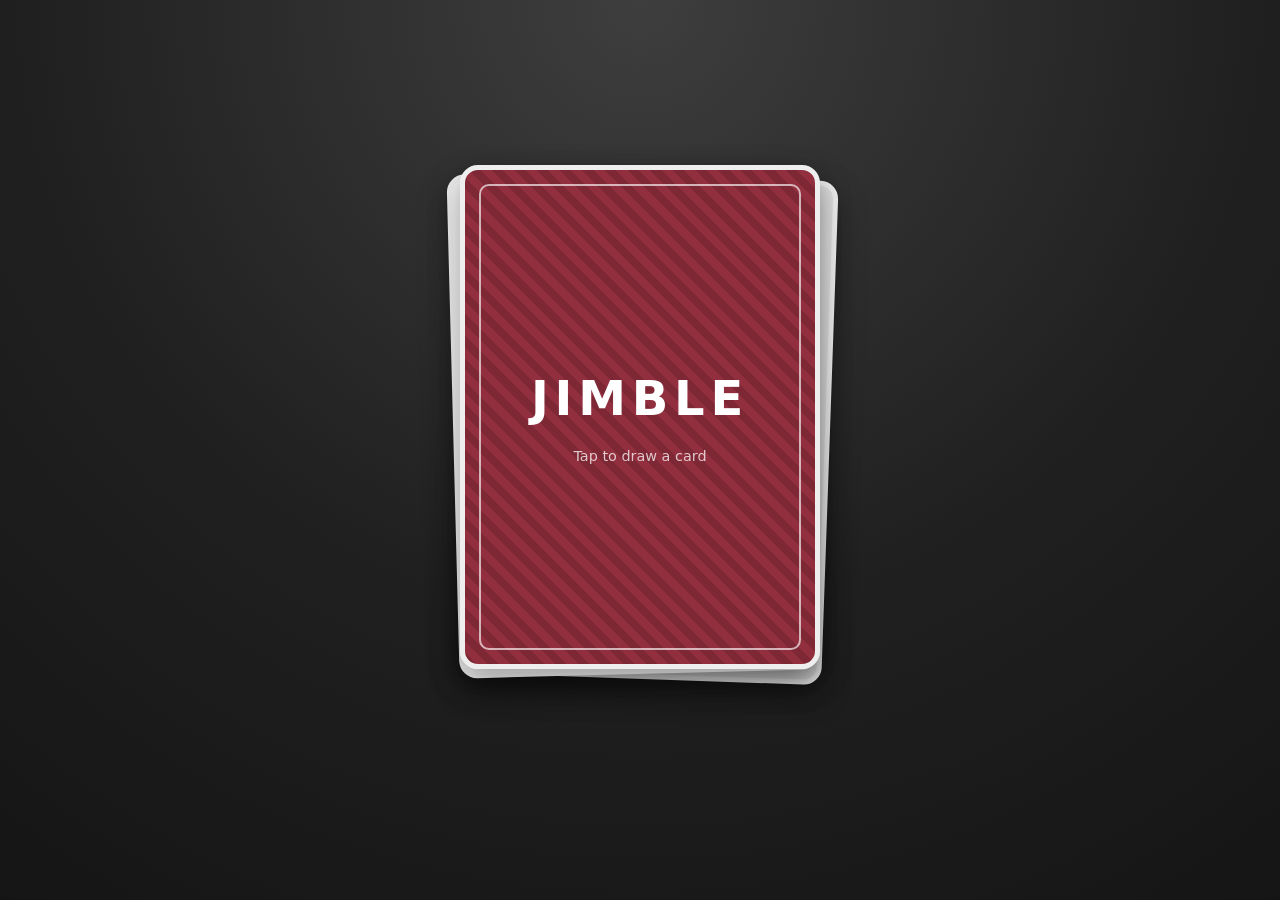
<file: index.html>
<!DOCTYPE html>
<html lang="en">
<head>
  <meta charset="UTF-8">

  <meta
    name="viewport"
    content="width=device-width, initial-scale=1, viewport-fit=cover"
  >

  <meta name="theme-color" content="#202020">

  <title>Jimble</title>

  <link rel="manifest" href="./manifest.webmanifest">
  <link rel="apple-touch-icon" href="./icons/icon-192.png">
  <link rel="stylesheet" href="./styles.css">
</head>

<body>
  <main class="app">

    <div
      id="card"
      class="card deck"
      role="button"
      tabindex="0"
      aria-label="Draw a random card"
    >

      <div id="deckView" class="deck-view">
        <div class="deck-card deck-card-3"></div>
        <div class="deck-card deck-card-2"></div>

        <div class="deck-card deck-card-1">
          <div class="deck-pattern">
            <span class="app-name">JIMBLE</span>
            <span class="tap-message">Tap to draw a card</span>
          </div>
        </div>
      </div>

      <div id="cardView" class="card-view hidden">

        <div class="card-content">
          <p id="cardText"></p>
        </div>

        <div id="cardCounter" class="card-counter"></div>

      </div>

    </div>

    <p id="status" class="status" aria-live="polite"></p>

  </main>

  <script src="./app.js"></script>
</body>
</html>
</file>
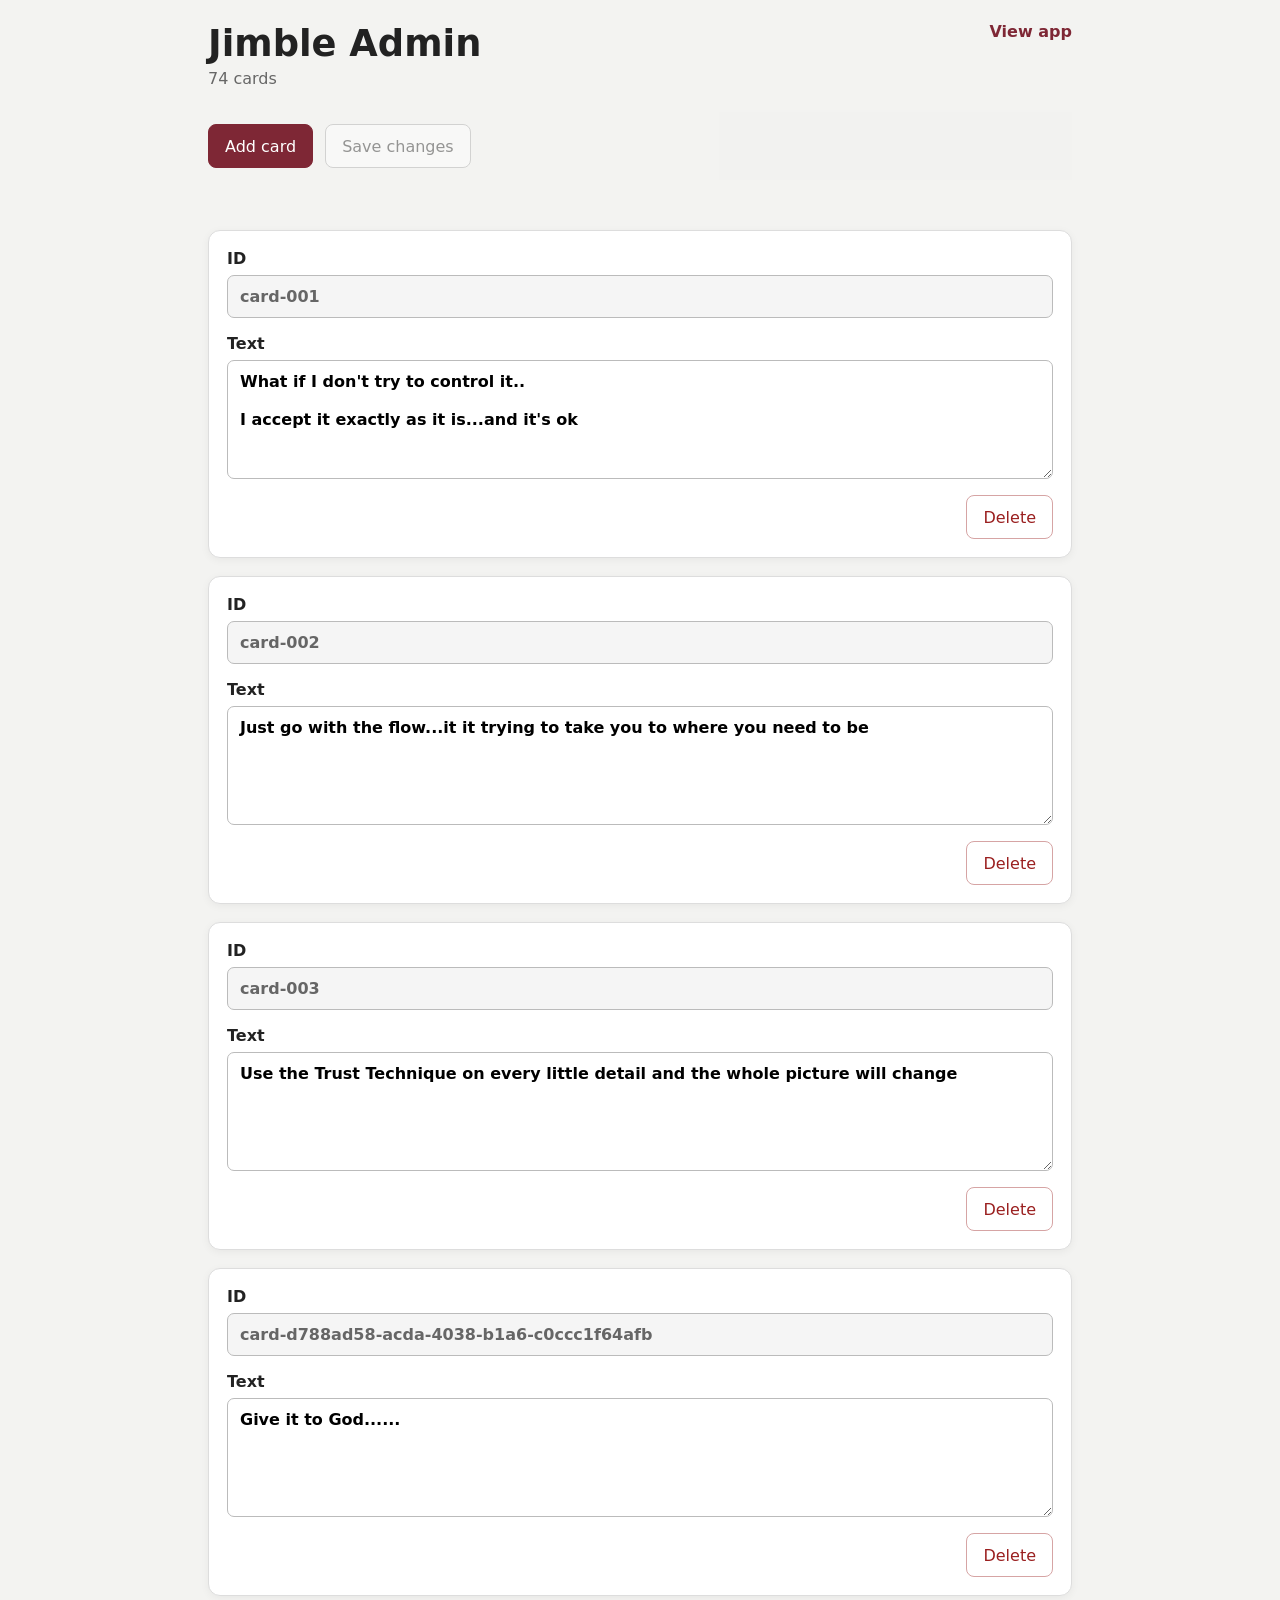
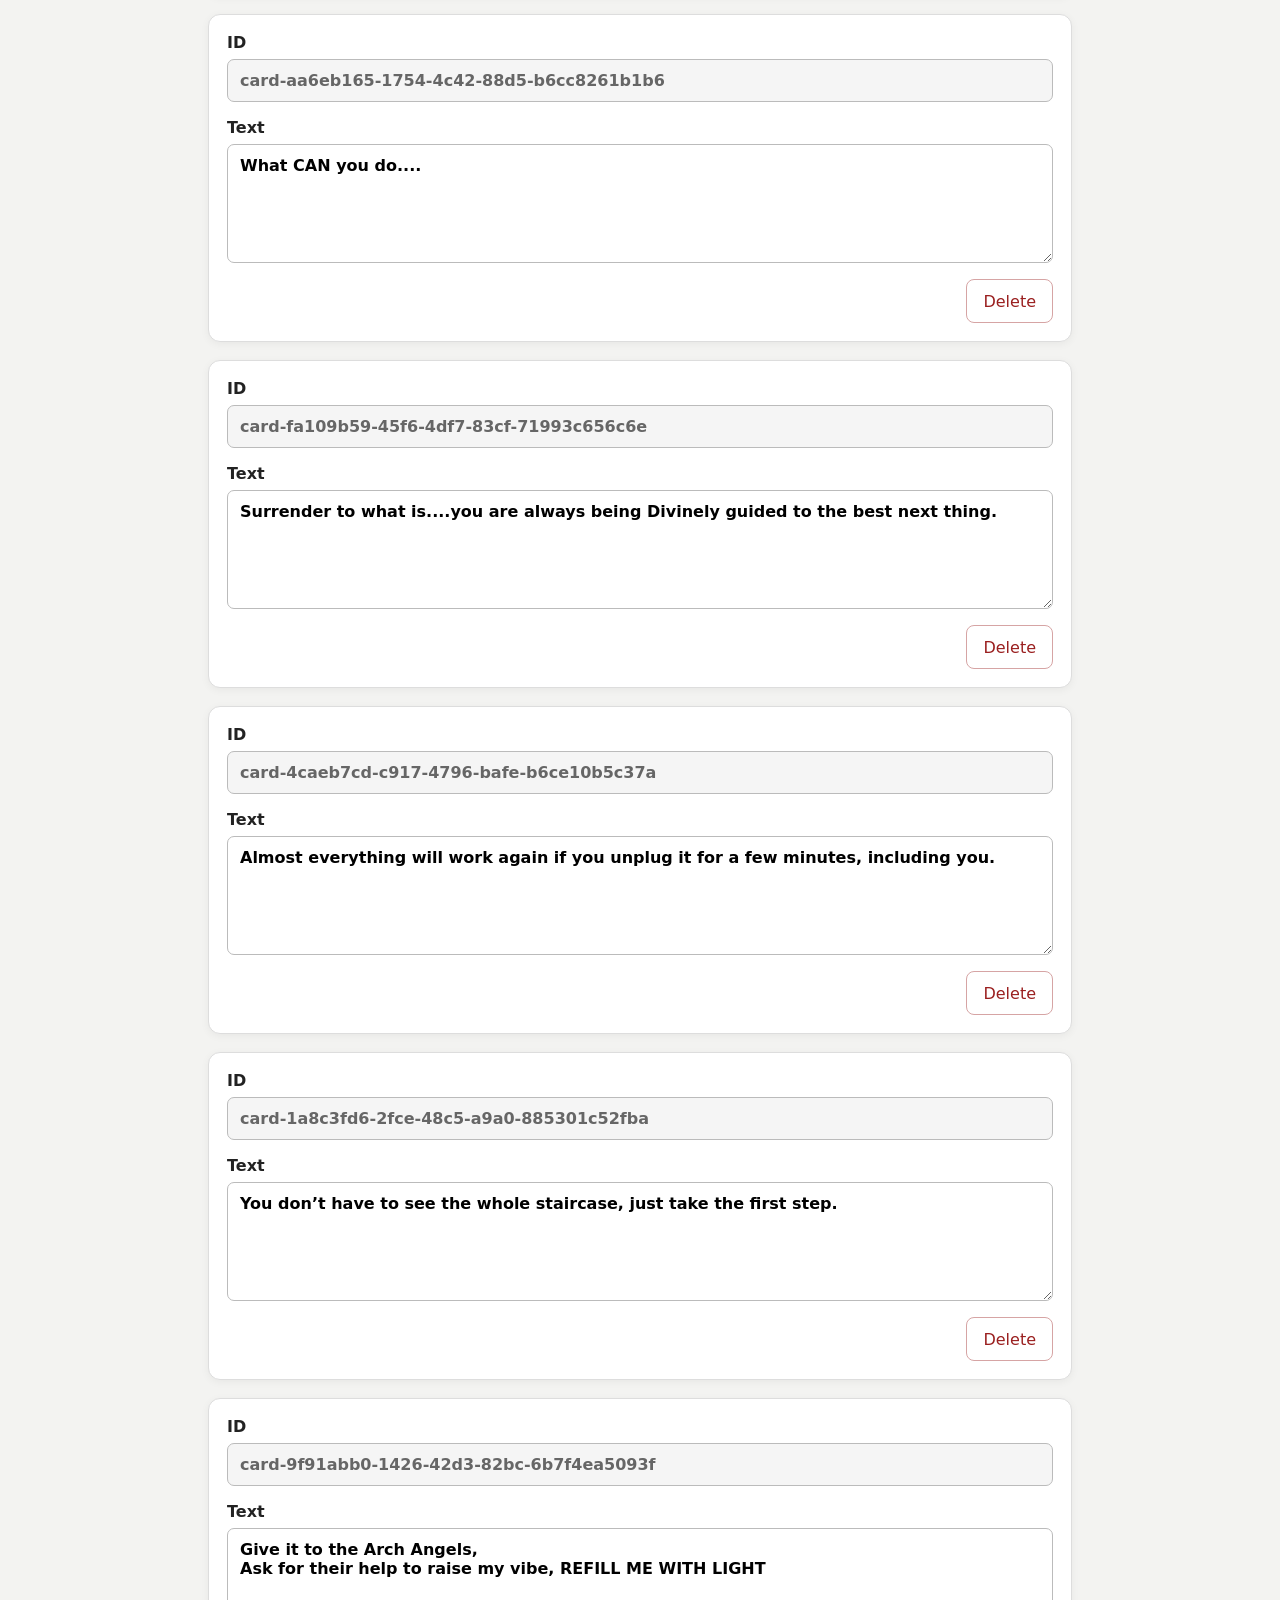
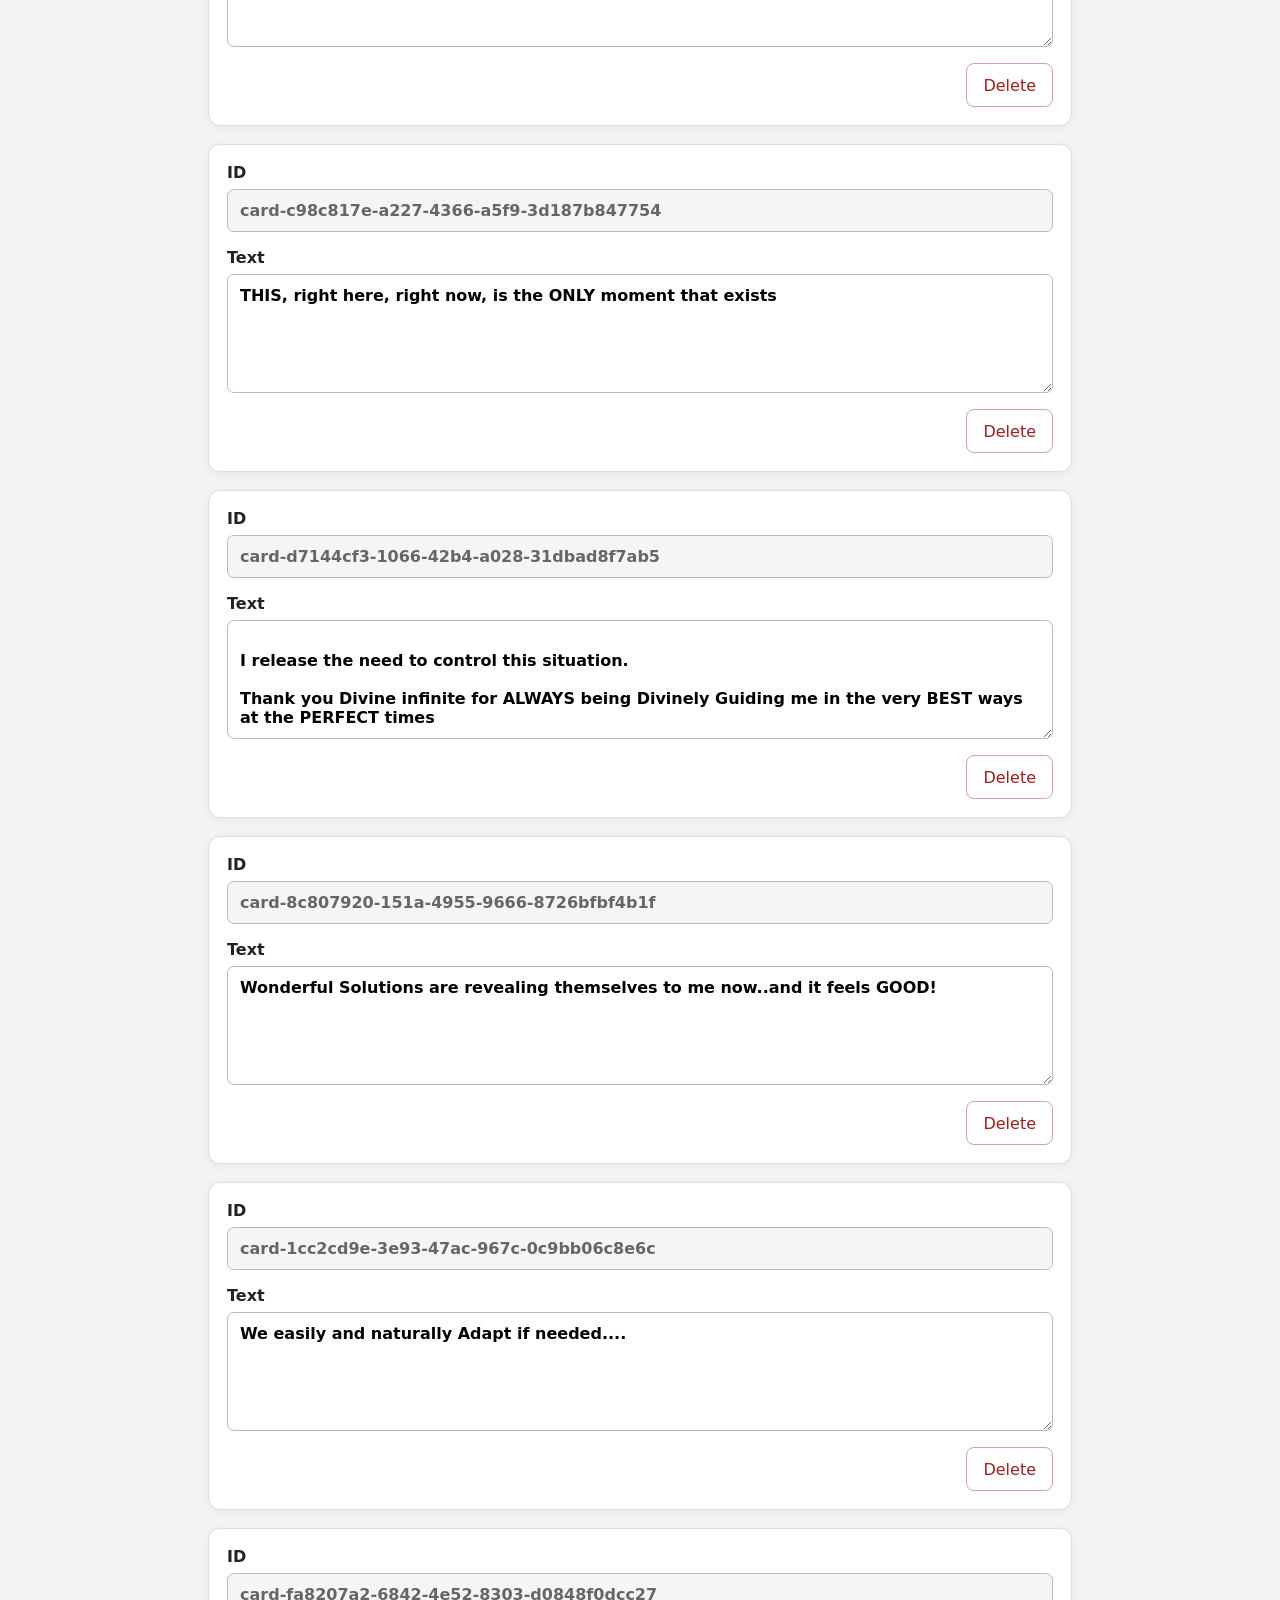
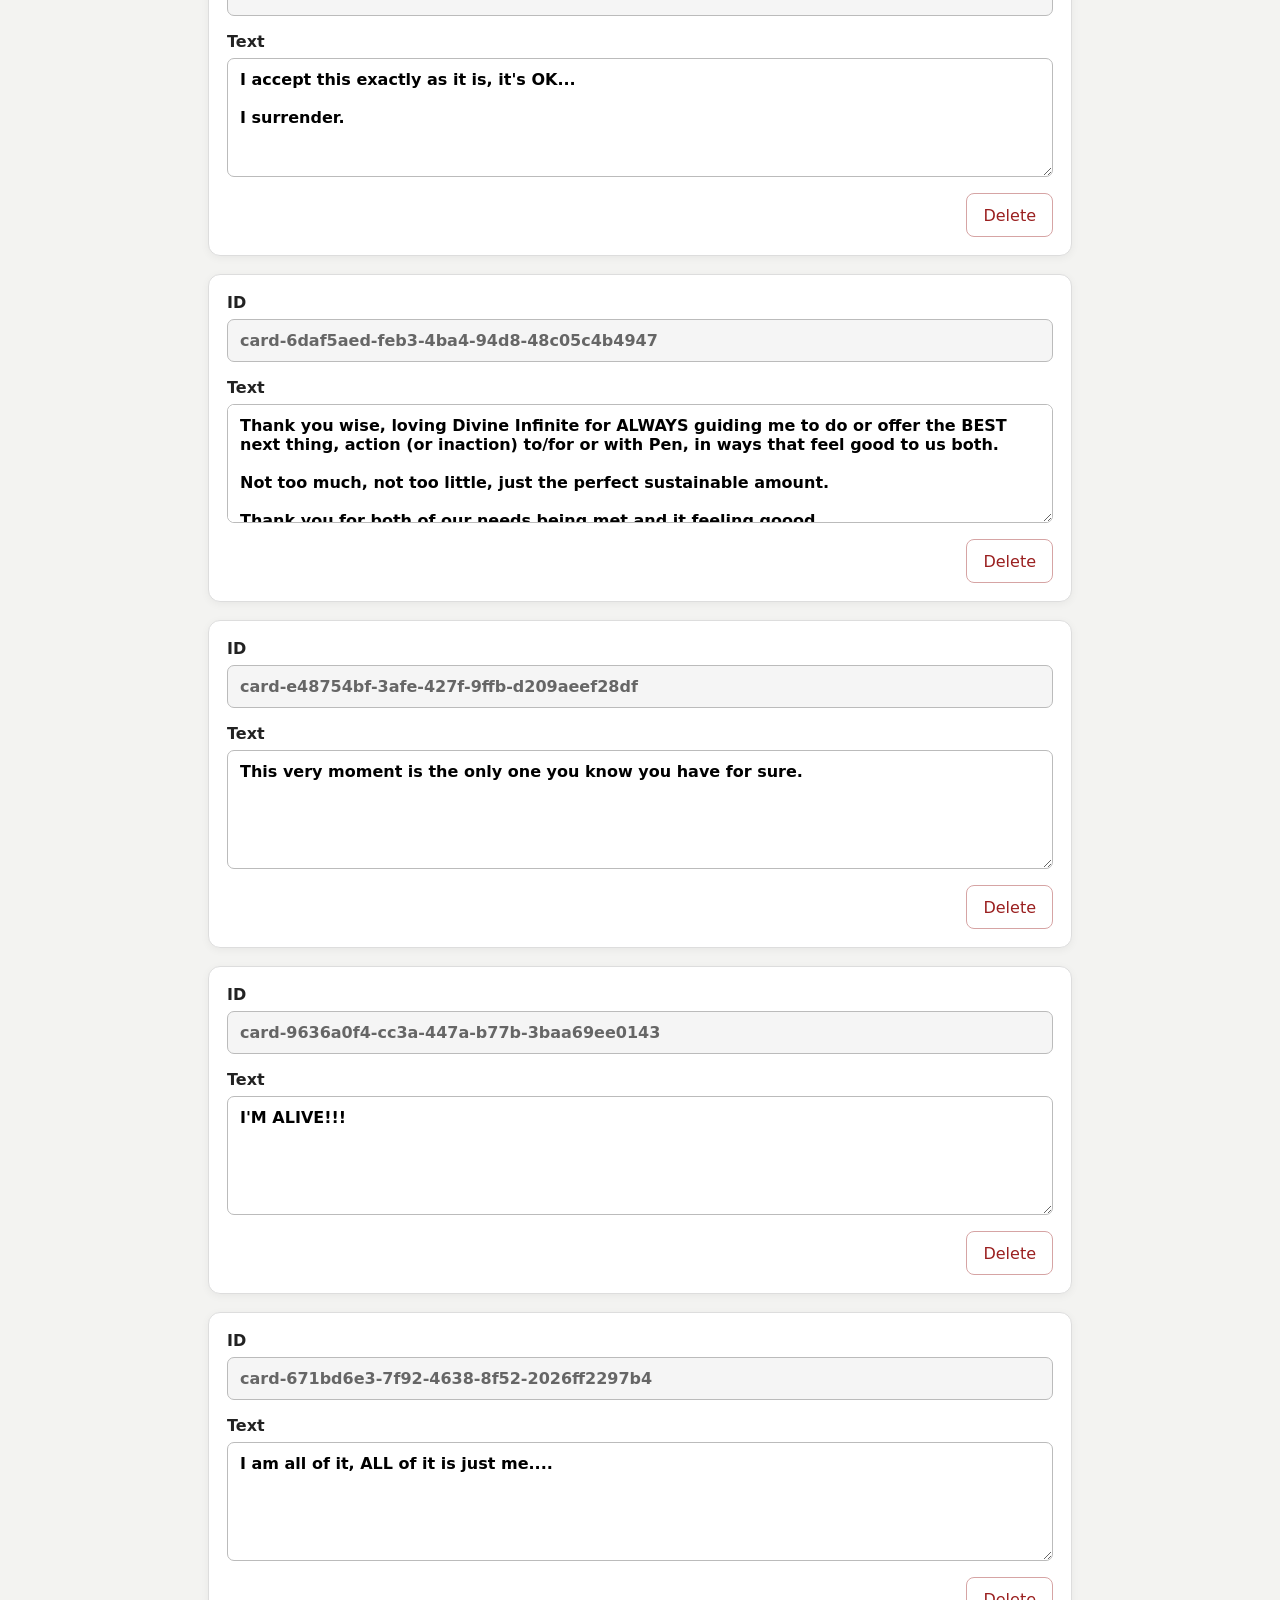
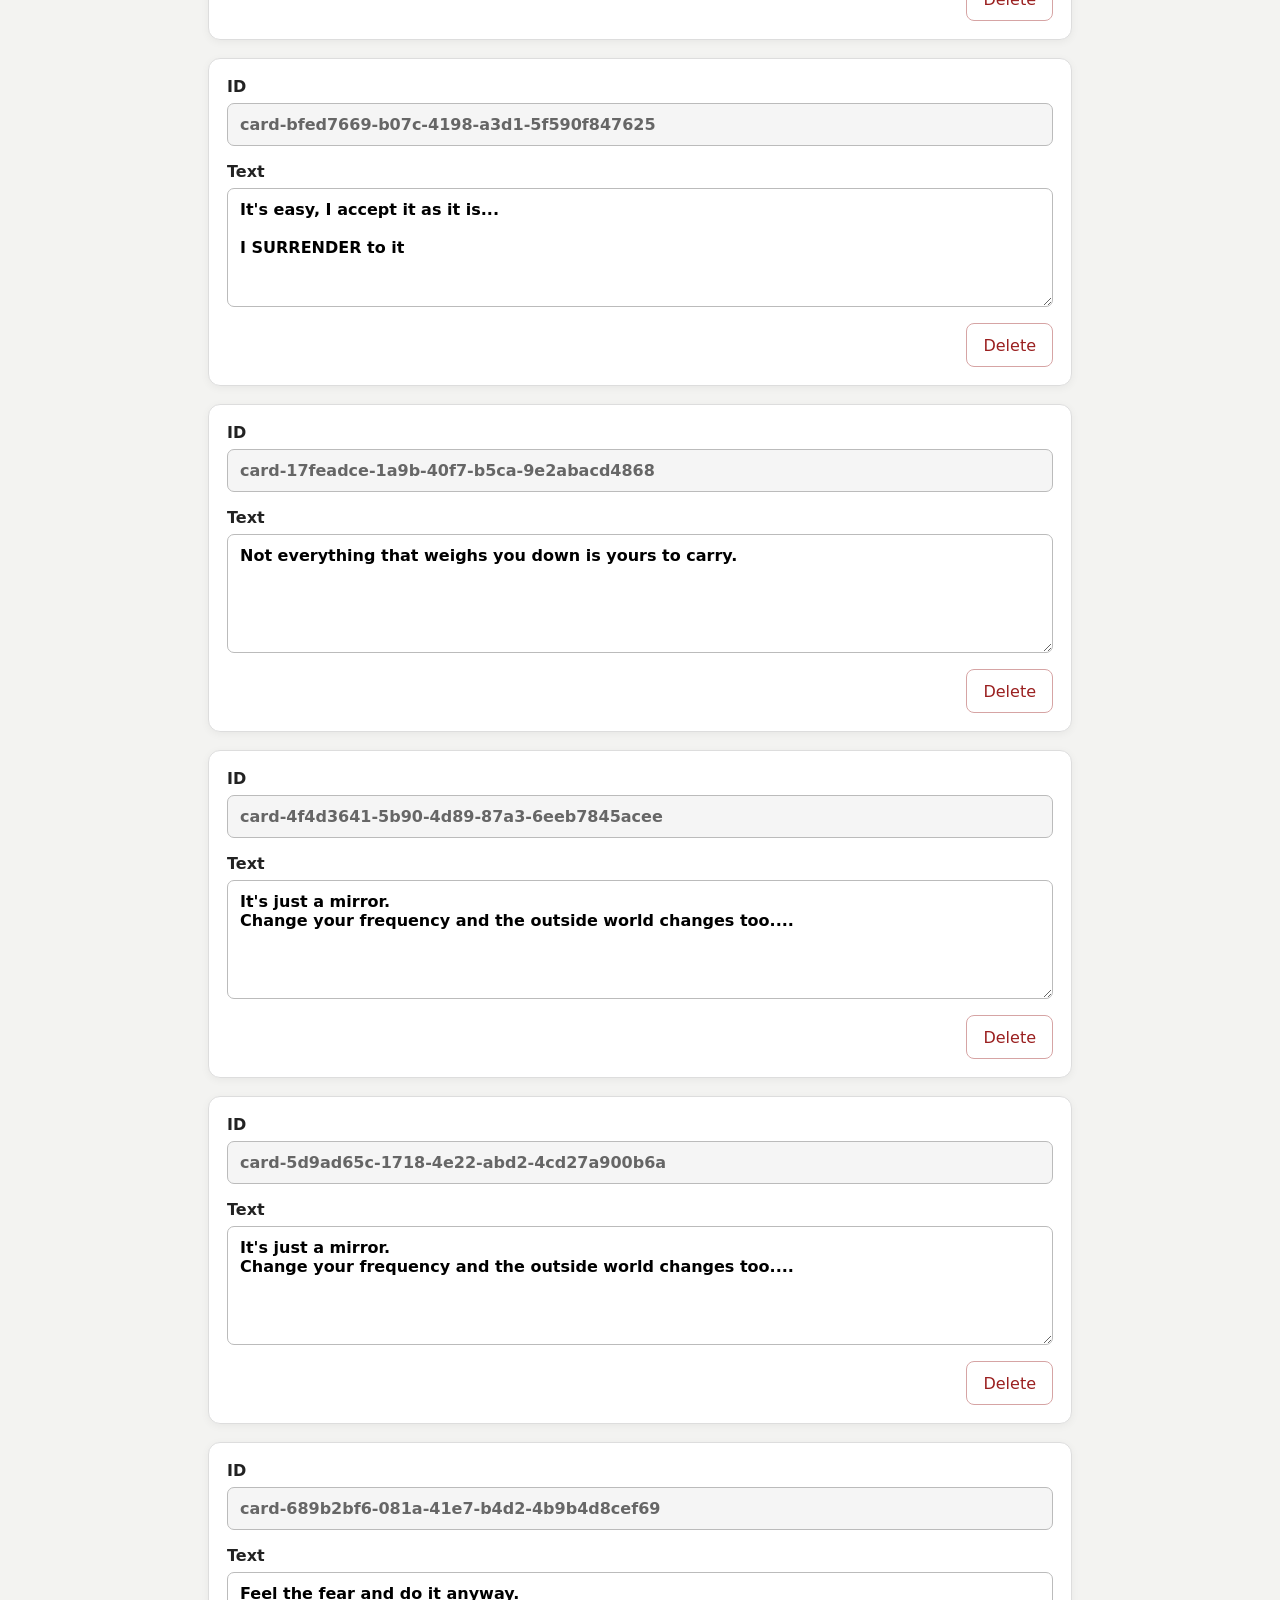
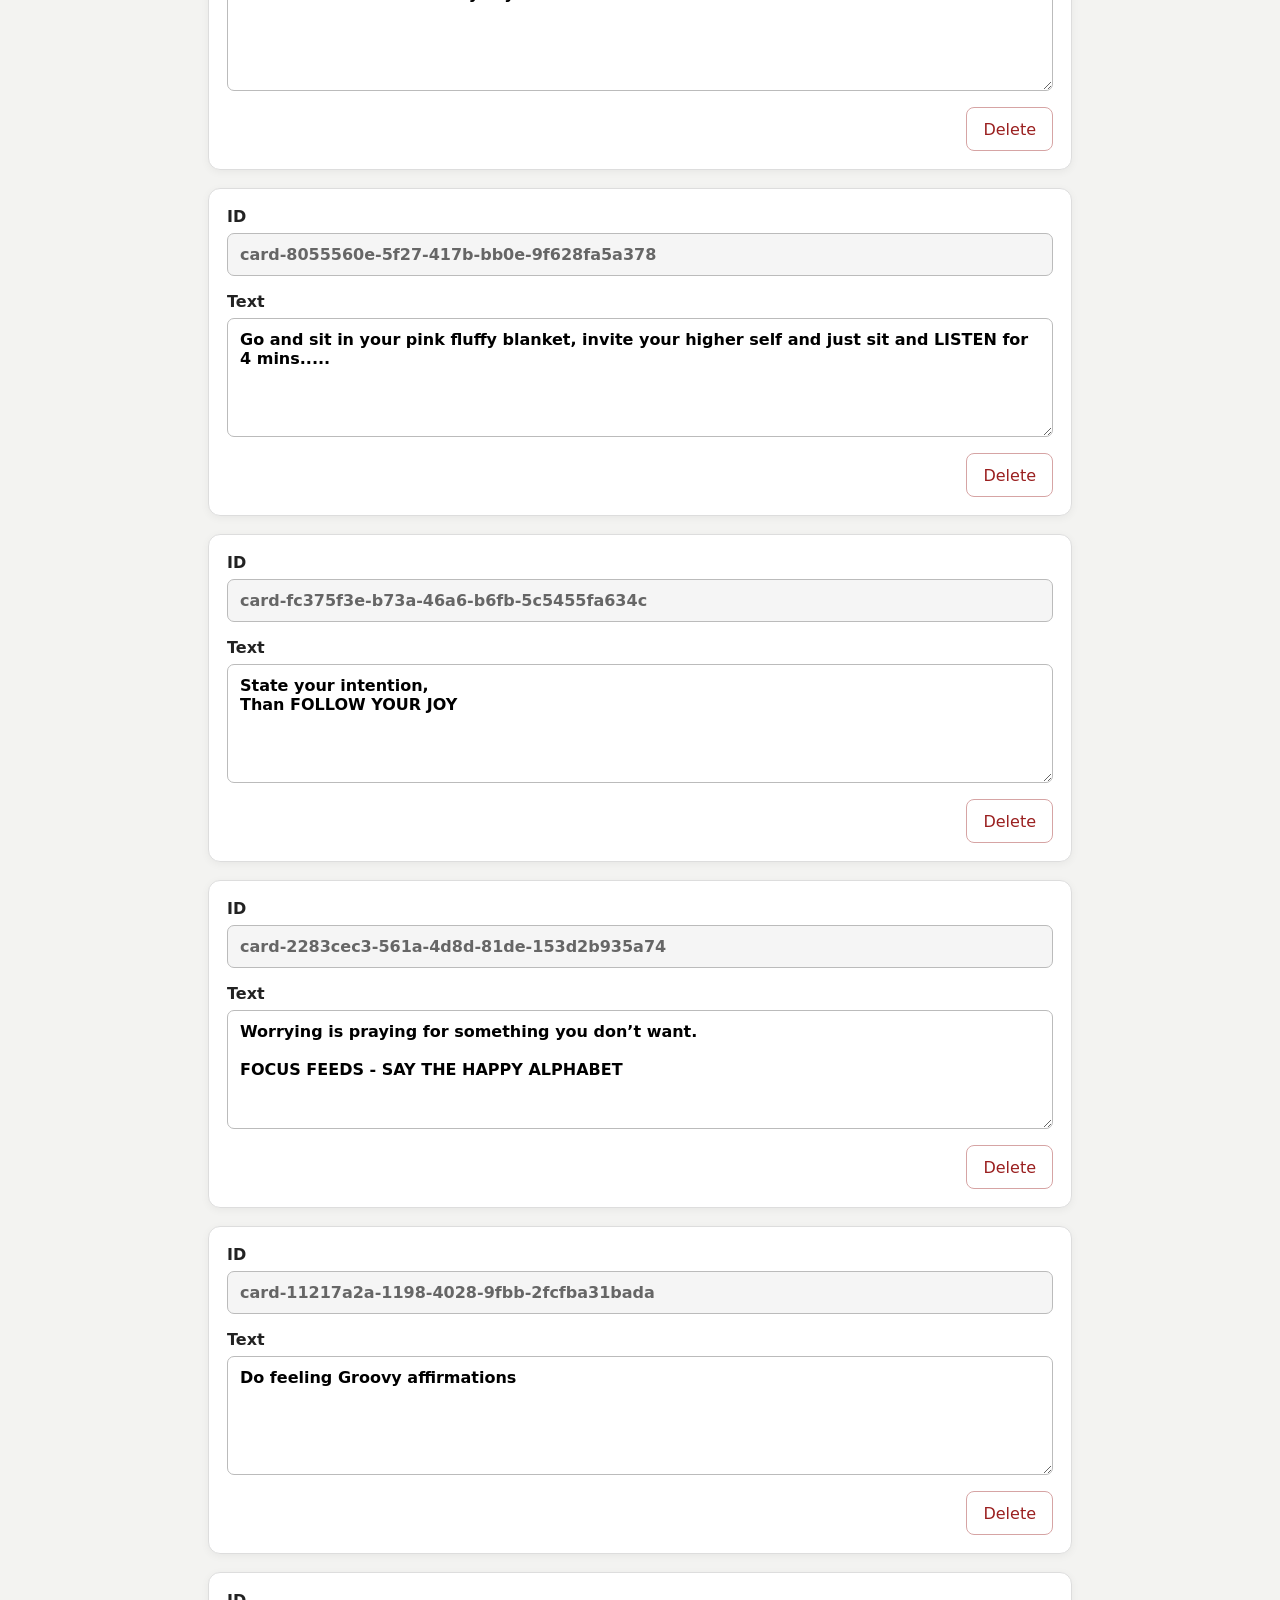
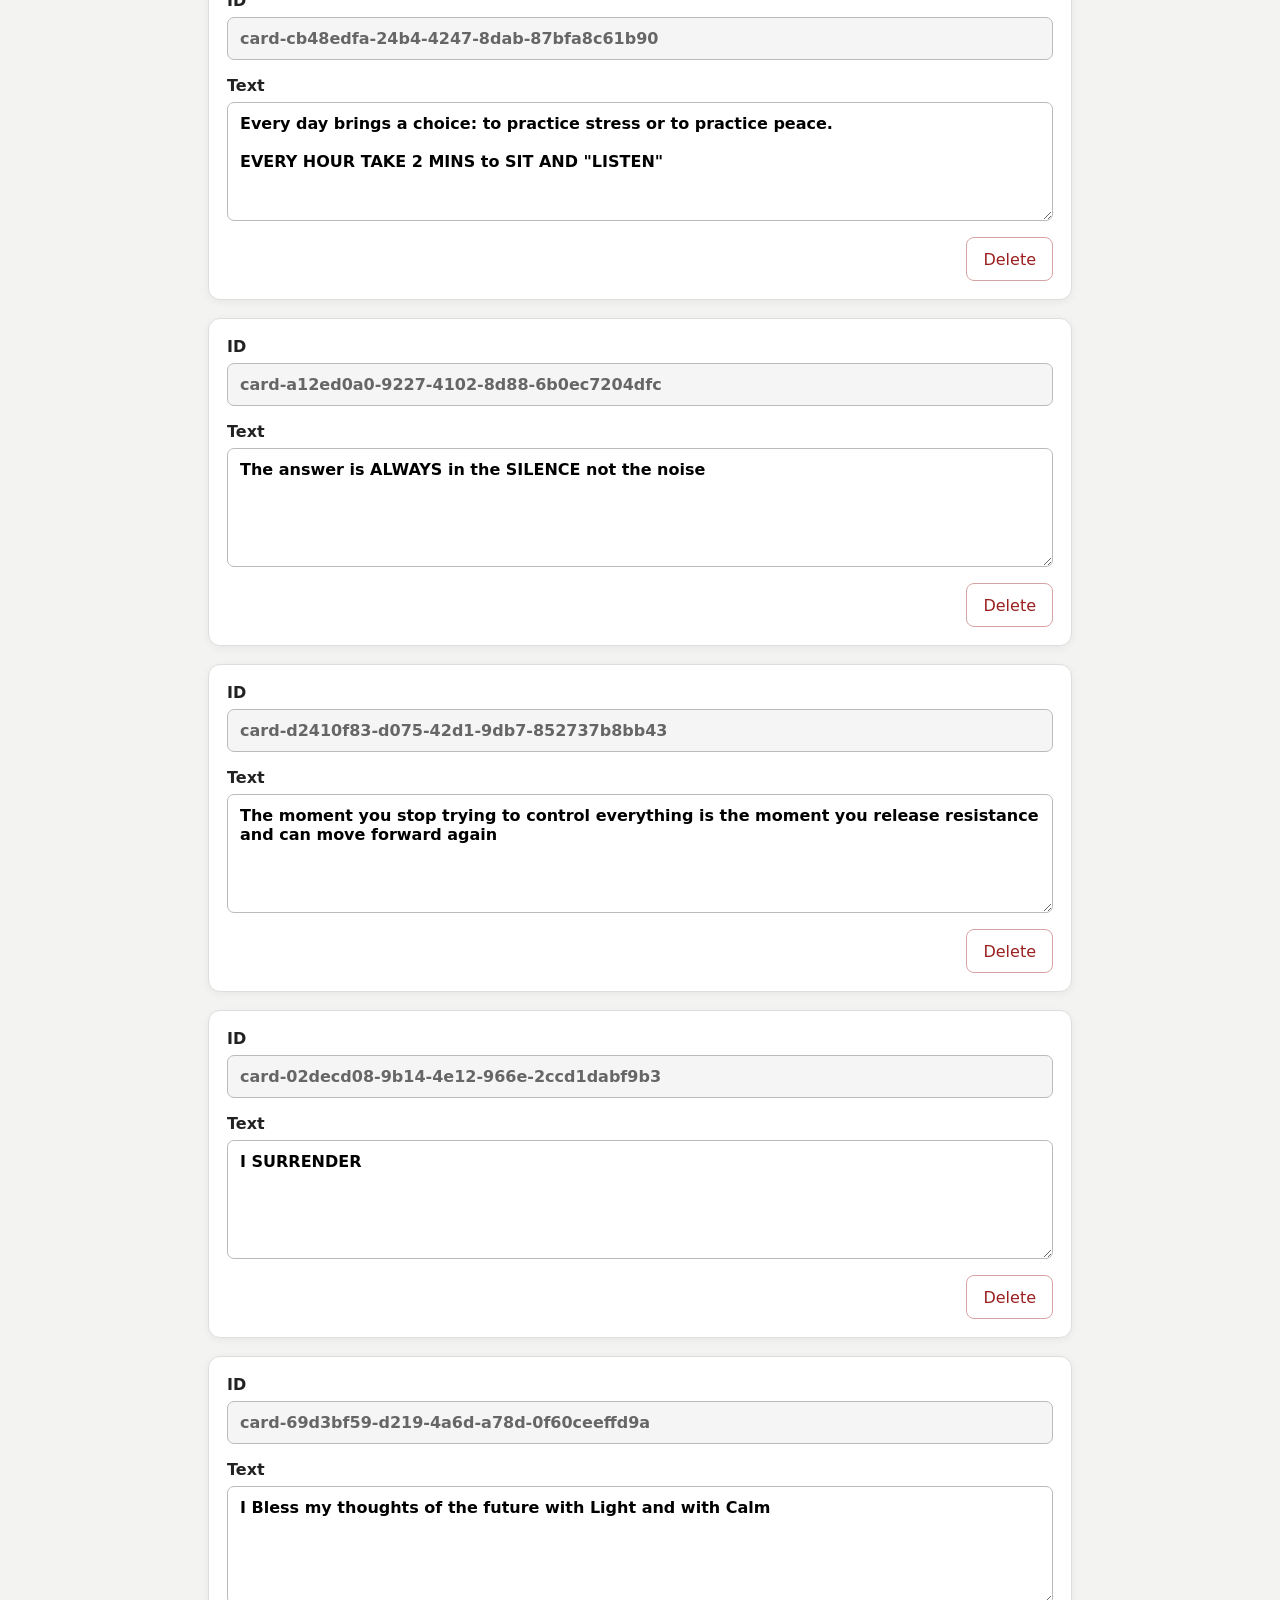
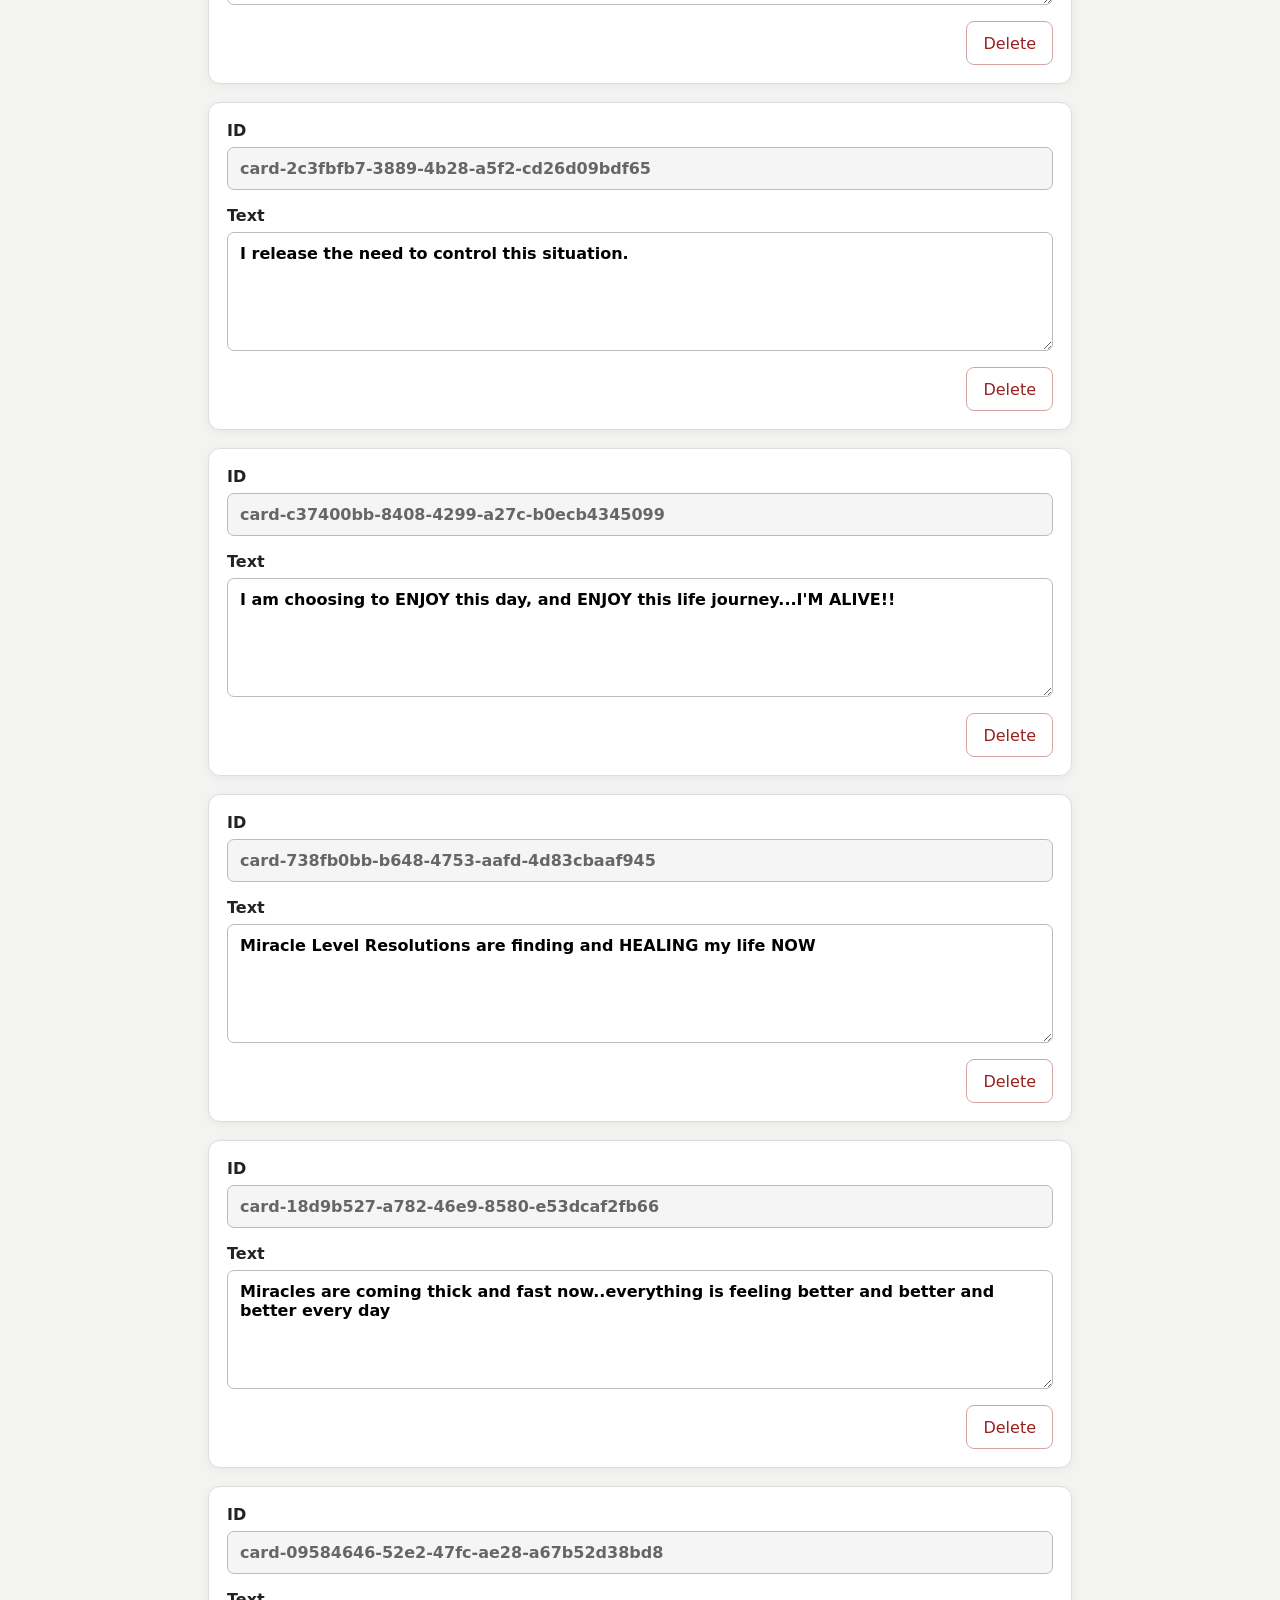
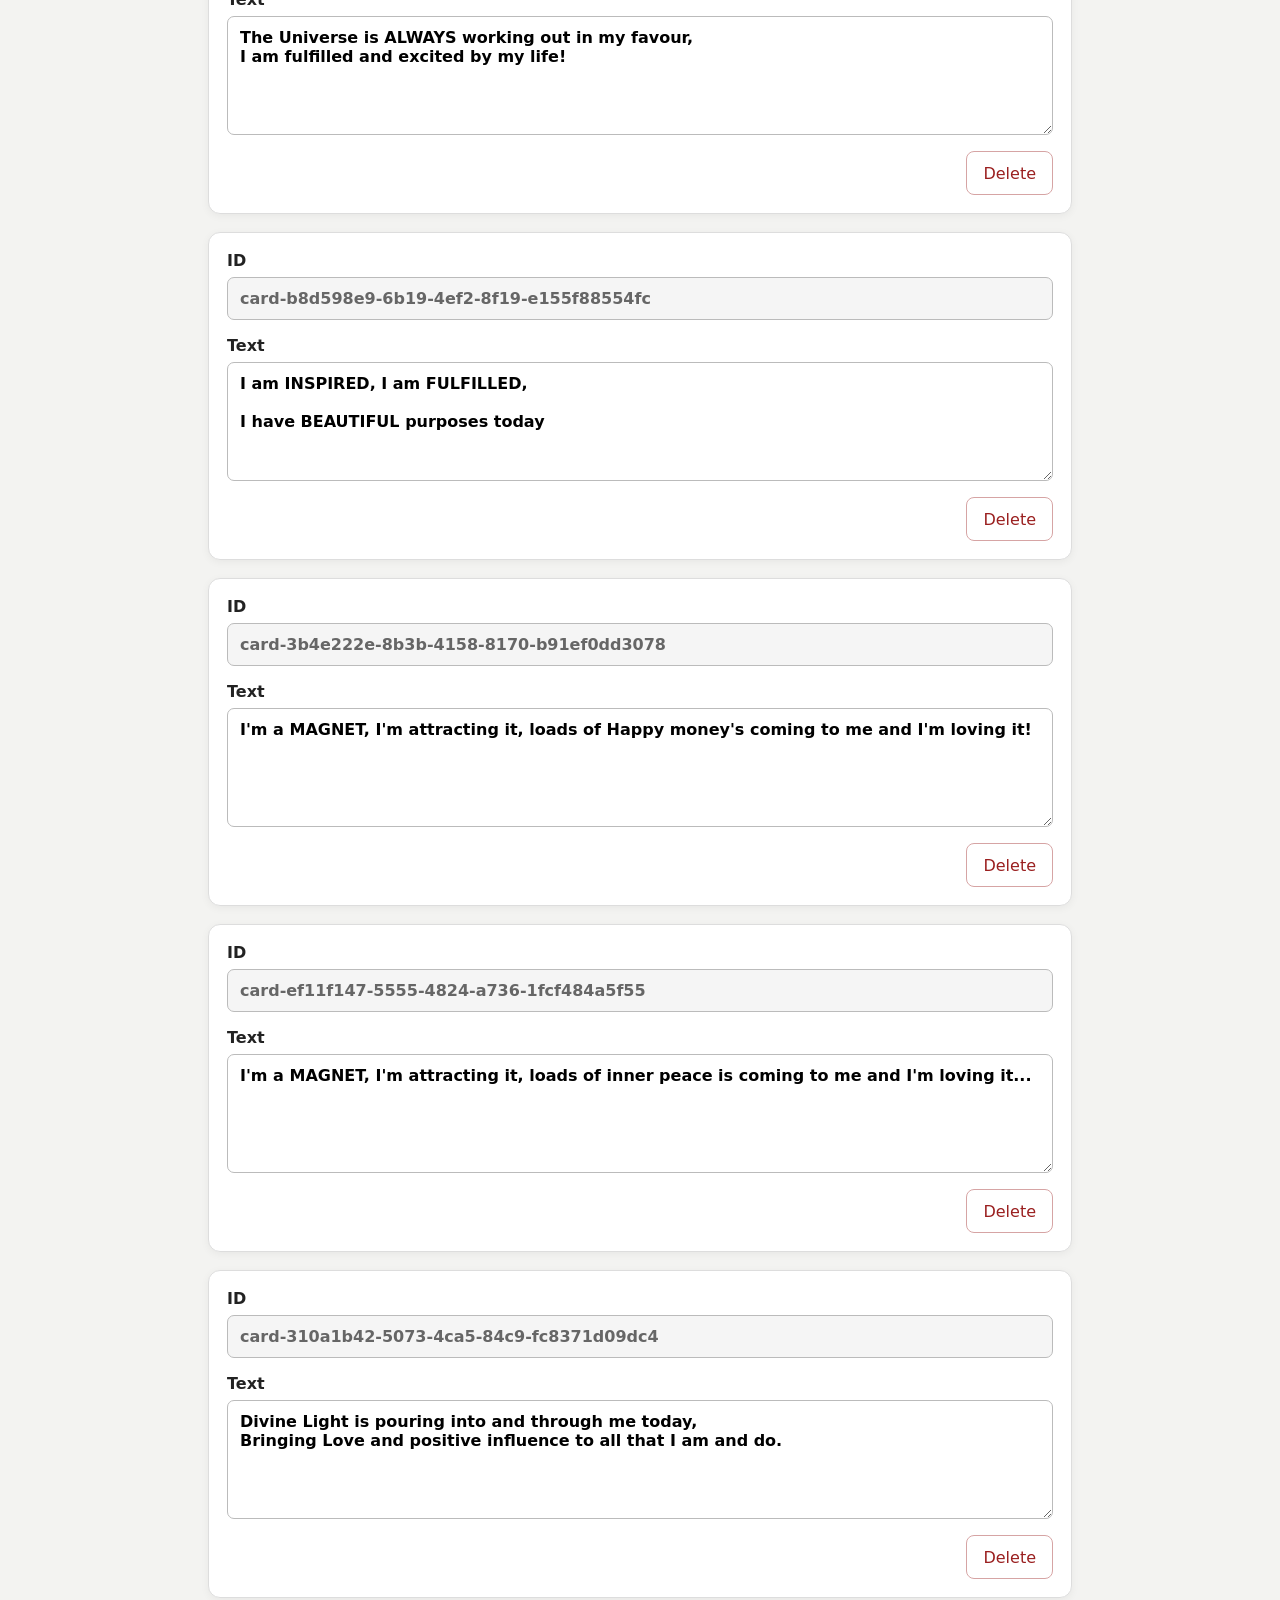
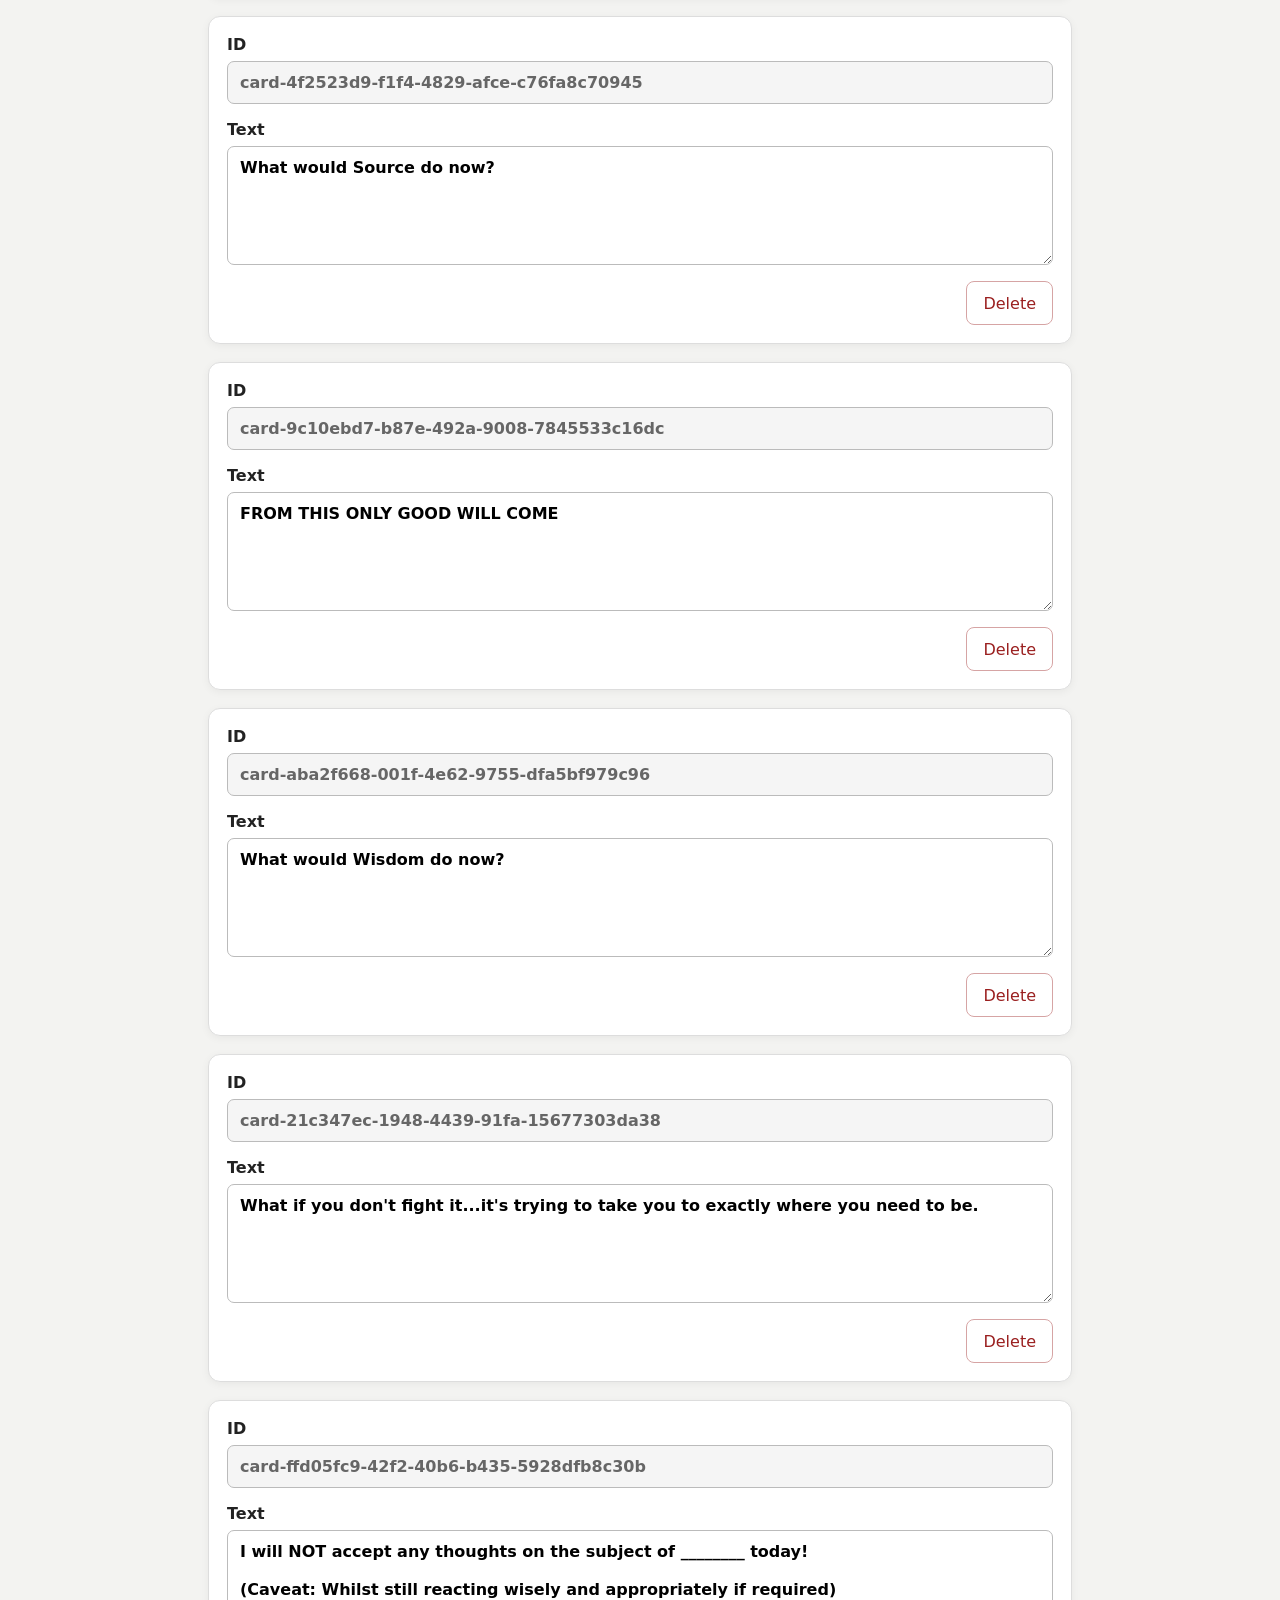
<file: admin/index.html>
<!DOCTYPE html>
<html lang="en">
<head>
  <meta charset="UTF-8">

  <meta
    name="viewport"
    content="width=device-width, initial-scale=1, viewport-fit=cover"
  >

  <meta name="theme-color" content="#202020">

  <title>Jimble Admin</title>

  <link rel="stylesheet" href="./admin.css">
</head>

<body>
  <main class="admin-app">

    <header class="admin-header">
      <div>
        <h1>Jimble Admin</h1>
        <p id="cardCount">0 cards</p>
      </div>

      <a class="view-app-link" href="../">
        View app
      </a>
    </header>


    <section class="toolbar">

      <button
        id="addCardButton"
        class="button primary"
        type="button"
      >
        Add card
      </button>

      <button
        id="saveButton"
        class="button"
        type="button"
        disabled
      >
        Save changes
      </button>

    </section>


    <p
      id="status"
      class="status"
      aria-live="polite"
    ></p>


    <section
      id="cardList"
      class="card-list"
    ></section>

  </main>


  <template id="cardTemplate">

    <article class="admin-card">

      <div class="field">
        <label>
          ID
          <input
            class="card-id"
            type="text"
            readonly
          >
        </label>
      </div>

      <div class="field">
        <label>
          Text

          <textarea
            class="card-text"
            rows="5"
            maxlength="1000"
          ></textarea>
        </label>
      </div>


      <div class="card-actions">

        <button
          class="button danger delete-card-button"
          type="button"
        >
          Delete
        </button>

      </div>

    </article>

  </template>


  <script src="./admin.js"></script>
</body>
</html>
</file>
<file: styles.css>
* {
  box-sizing: border-box;
}

html,
body {
  margin: 0;
  min-height: 100%;
}

body {
  min-height: 100dvh;

  font-family:
    system-ui,
    -apple-system,
    BlinkMacSystemFont,
    "Segoe UI",
    sans-serif;

  background:
    radial-gradient(
      circle at top,
      #3e3e3e 0%,
      #202020 55%,
      #151515 100%
    );

  color: #222;

  -webkit-tap-highlight-color: transparent;
  user-select: none;
}

.app {
  min-height: 100dvh;

  display: flex;
  flex-direction: column;

  align-items: center;
  justify-content: center;

  padding:
    max(24px, env(safe-area-inset-top))
    24px
    max(24px, env(safe-area-inset-bottom));
}

.card {
  position: relative;

  width: min(82vw, 360px);
  aspect-ratio: 2.5 / 3.5;

  cursor: pointer;

  touch-action: manipulation;

  outline: none;
}

.card:focus-visible {
  outline: 4px solid rgba(255, 255, 255, 0.7);
  outline-offset: 10px;
  border-radius: 22px;
}


/* -------------------------
   DECK
------------------------- */

.deck-view {
  position: absolute;
  inset: 0;
}

.deck-card {
  position: absolute;
  inset: 0;

  border-radius: 18px;

  border: 5px solid #eee;

  box-shadow:
    0 12px 30px rgba(0, 0, 0, 0.35);
}

.deck-card-3 {
  background: #dedede;
  transform: translate(10px, 10px) rotate(2deg);
}

.deck-card-2 {
  background: #f2f2f2;
  transform: translate(-7px, 5px) rotate(-1.5deg);
}

.deck-card-1 {
  overflow: hidden;

  background:
    repeating-linear-gradient(
      45deg,
      #7e2735,
      #7e2735 8px,
      #922f3f 8px,
      #922f3f 16px
    );
}

.deck-pattern {
  position: absolute;

  inset: 14px;

  border: 2px solid rgba(255, 255, 255, 0.65);
  border-radius: 10px;

  display: flex;
  flex-direction: column;

  align-items: center;
  justify-content: center;

  color: white;
  text-align: center;
}

.app-name {
  font-size: clamp(2rem, 10vw, 3rem);
  font-weight: 800;

  letter-spacing: 0.12em;
}

.tap-message {
  margin-top: 22px;

  font-size: 0.9rem;
  opacity: 0.75;
}


/* -------------------------
   CARD FRONT
------------------------- */

.card-view {
  position: absolute;
  inset: 0;

  display: flex;
  flex-direction: column;

  padding: 34px 34px 20px;

  text-align: center;

  background: #fffdf7;

  border: 5px solid #eeeeea;
  border-radius: 18px;

  box-shadow:
    0 15px 35px rgba(0, 0, 0, 0.4);
}

.card-content {
  flex: 1;

  display: flex;
  align-items: center;
  justify-content: center;
}

.card-view p {
  margin: 0;

  font-family: Georgia, serif;

  font-size: clamp(1.15rem, 5vw, 1.45rem);
  line-height: 1.5;
}

.card-counter {
  flex-shrink: 0;

  padding-top: 16px;

  font-size: 0.8rem;
  color: #777;

  text-align: center;
}


/* -------------------------
   ANIMATION
------------------------- */

.card.shuffling {
  animation: shuffle 500ms ease-in-out;
}

@keyframes shuffle {

  0% {
    transform: translateX(0) rotate(0);
  }

  25% {
    transform: translateX(-18px) rotate(-4deg);
  }

  50% {
    transform: translateX(20px) rotate(5deg);
  }

  75% {
    transform: translateX(-8px) rotate(-2deg);
  }

  100% {
    transform: translateX(0) rotate(0);
  }
}


/* -------------------------
   UTILITIES
------------------------- */

.hidden {
  display: none;
}

.status {
  min-height: 1.5rem;

  margin-top: 28px;

  color: rgba(255, 255, 255, 0.7);

  font-size: 0.85rem;
  text-align: center;
}
</file>
<file: admin/admin.css>
* {
  box-sizing: border-box;
}

html,
body {
  margin: 0;
  min-height: 100%;
}

body {
  min-height: 100dvh;

  font-family:
    system-ui,
    -apple-system,
    BlinkMacSystemFont,
    "Segoe UI",
    sans-serif;

  background: #f3f3f1;
  color: #222;
}

button,
input,
textarea {
  font: inherit;
}

.admin-app {
  width: min(100%, 900px);

  margin: 0 auto;

  padding:
    max(22px, env(safe-area-inset-top))
    18px
    max(30px, env(safe-area-inset-bottom));
}


/* -------------------------
   HEADER
------------------------- */

.admin-header {
  display: flex;
  justify-content: space-between;
  align-items: flex-start;

  gap: 20px;

  margin-bottom: 24px;
}

.admin-header h1 {
  margin: 0 0 4px;

  font-size: clamp(1.7rem, 7vw, 2.3rem);
}

.admin-header p {
  margin: 0;

  color: #666;
}

.view-app-link {
  flex-shrink: 0;

  color: #7e2735;
  font-weight: 600;

  text-decoration: none;
}


/* -------------------------
   TOOLBAR
------------------------- */

.toolbar {
  display: flex;
  gap: 12px;

  margin-bottom: 16px;

  position: sticky;
  top: 0;

  z-index: 10;

  padding: 12px 0;

  background: rgba(243, 243, 241, 0.96);
}


/* -------------------------
   BUTTONS
------------------------- */

.button {
  min-height: 44px;

  padding: 10px 16px;

  border: 1px solid #aaa;
  border-radius: 8px;

  background: white;
  color: #222;

  cursor: pointer;
}

.button.primary {
  background: #7e2735;
  color: white;

  border-color: #7e2735;
}

.button.danger {
  color: #9a1f1f;

  border-color: #d6a4a4;
}

.button:disabled {
  opacity: 0.45;
  cursor: default;
}


/* -------------------------
   STATUS
------------------------- */

.status {
  min-height: 1.4rem;

  margin: 0 0 12px;

  color: #555;
}

.status.error {
  color: #a40000;
}

.status.success {
  color: #166a26;
}


/* -------------------------
   CARD LIST
------------------------- */

.card-list {
  display: grid;
  gap: 18px;
}

.admin-card {
  padding: 18px;

  background: white;

  border: 1px solid #ddd;
  border-radius: 12px;

  box-shadow:
    0 2px 8px rgba(0, 0, 0, 0.05);
}

.field {
  margin-bottom: 16px;
}

.field label {
  display: block;

  font-weight: 650;
}

.field input,
.field textarea {
  display: block;

  width: 100%;

  margin-top: 7px;
  padding: 11px 12px;

  border: 1px solid #bbb;
  border-radius: 7px;

  background: #fff;
}

.field input:focus,
.field textarea:focus {
  outline: 3px solid rgba(126, 39, 53, 0.15);

  border-color: #7e2735;
}

.card-id {
  color: #666;
  background: #f5f5f5 !important;
}

.card-text {
  resize: vertical;
}

.card-actions {
  display: flex;
  justify-content: flex-end;
}


/* -------------------------
   MOBILE
------------------------- */

@media (max-width: 520px) {

  .admin-header {
    align-items: center;
  }

  .toolbar {
    display: grid;
    grid-template-columns: 1fr 1fr;
  }

  .button {
    width: 100%;
  }

}
</file>
